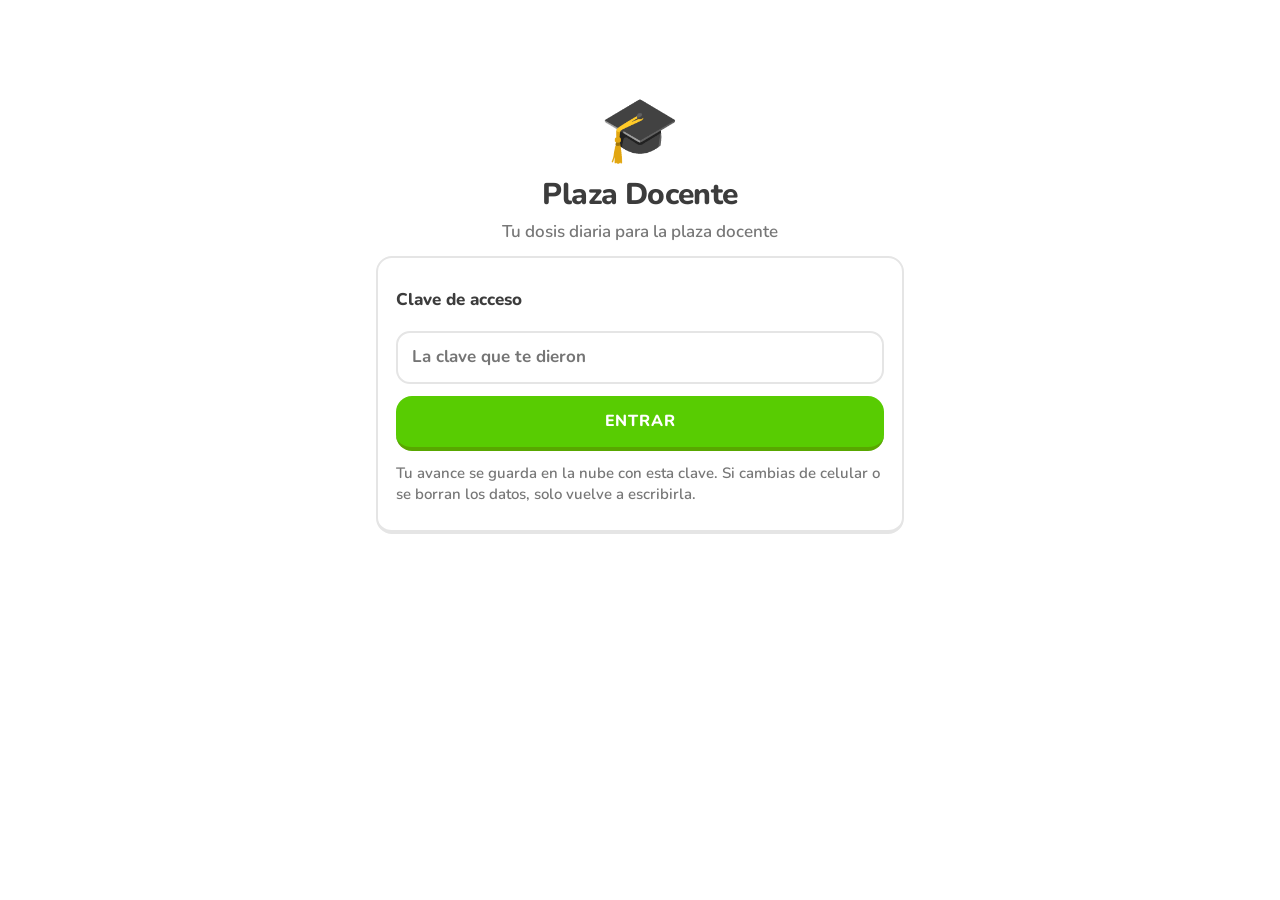
<file: index.html>
<!DOCTYPE html>
<html lang="es">
<head>
<meta charset="utf-8">
<meta name="viewport" content="width=device-width, initial-scale=1, viewport-fit=cover">
<title>Plaza Docente</title>
<meta name="description" content="Tu dosis diaria para la plaza docente: entrenamiento CNSC para docentes y directivos docentes.">
<meta name="theme-color" content="#FFFFFF">
<meta name="apple-mobile-web-app-capable" content="yes">
<meta name="mobile-web-app-capable" content="yes">
<meta name="apple-mobile-web-app-status-bar-style" content="default">
<meta name="apple-mobile-web-app-title" content="Plaza Docente">
<meta name="format-detection" content="telephone=no">
<link rel="manifest" href="manifest.webmanifest">
<link rel="icon" type="image/png" sizes="192x192" href="icons/icon-192.png">
<link rel="apple-touch-icon" href="icons/apple-touch-icon.png">
<link rel="preconnect" href="https://fonts.googleapis.com"><link rel="preconnect" href="https://fonts.gstatic.com" crossorigin>
<link rel="stylesheet" href="https://fonts.googleapis.com/css2?family=Nunito:wght@600;700;800;900&display=swap">
<link rel="stylesheet" href="css/app.css?v=18">
</head>
<body>
<div id="app" aria-live="polite"></div>
<canvas id="confeti" aria-hidden="true"></canvas>
<div id="toast" role="status"></div>
<script src="js/config.js?v=18"></script>
<script src="js/extra.js?v=18"></script>
<script src="js/app.js?v=18"></script>
</body>
</html>
</file>
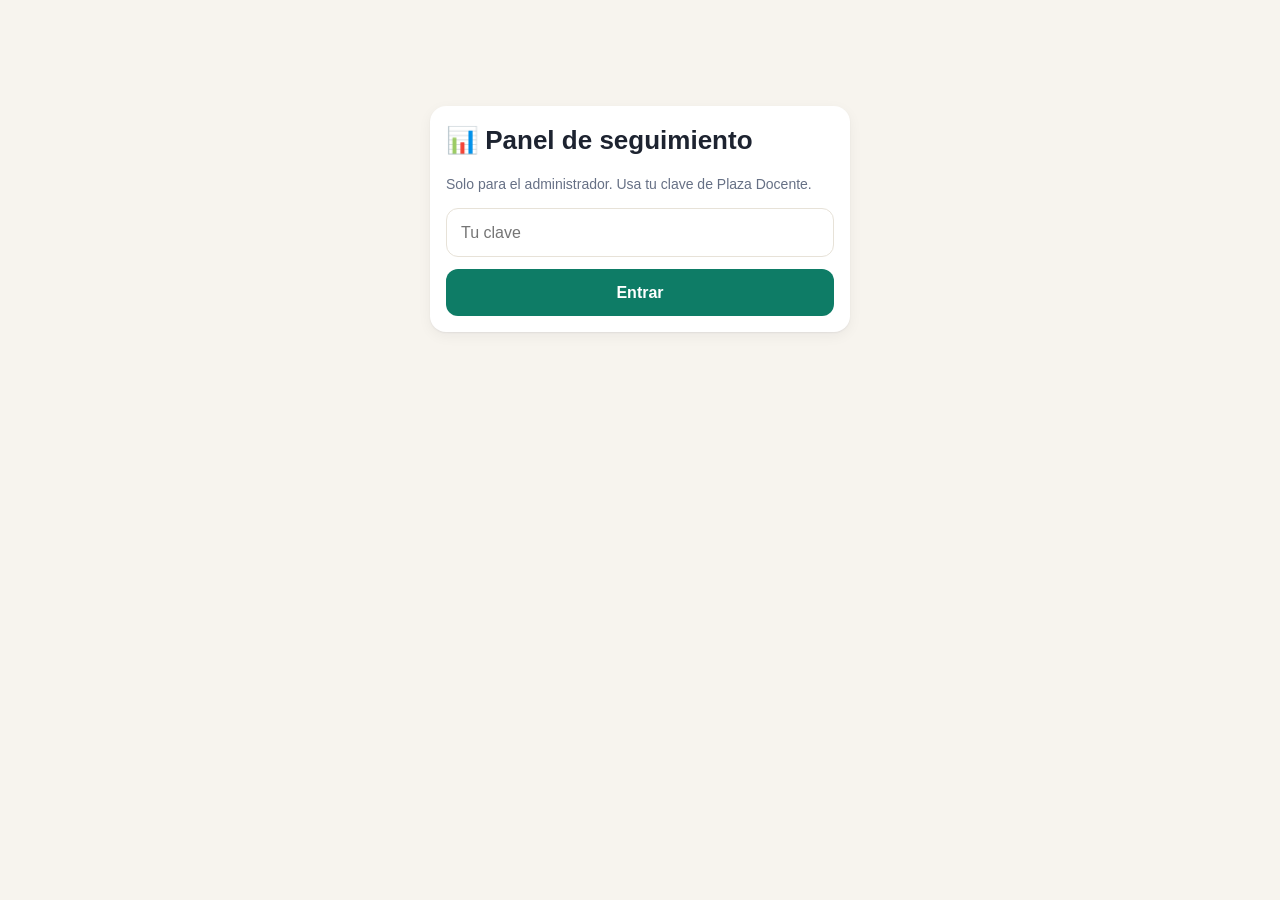
<file: admin.html>
<!DOCTYPE html>
<html lang="es">
<head>
<meta charset="utf-8">
<meta name="viewport" content="width=device-width, initial-scale=1, viewport-fit=cover">
<meta name="robots" content="noindex, nofollow">
<title>Panel · Plaza Docente</title>
<link rel="icon" href="icons/icon-192.png">
<style>
:root{--bg:#F7F4EE;--card:#fff;--ink:#1D2330;--muted:#667085;--line:#E7E2D8;--pri:#0E7C66;--pri-soft:#E3F3EE;--seq1:#D6EFE8;--seq2:#93D3C2;--seq3:#3FA58C;--seq4:#0E7C66;
  --ok:#1E8E4F;--warn:#B7791F;--bad:#C2410C;--r:16px;--sh:0 1px 2px rgba(16,24,40,.06),0 4px 14px rgba(16,24,40,.05)}

*{box-sizing:border-box}body{margin:0;background:var(--bg);color:var(--ink);font:16px/1.45 -apple-system,BlinkMacSystemFont,"Segoe UI",Roboto,sans-serif;padding:max(16px,env(safe-area-inset-top)) 16px 40px}
main{max-width:1080px;margin:0 auto}h1{font-size:26px;margin:0}h2{font-size:18px;margin:0 0 10px}h3{font-size:15px;margin:0}
.muted{color:var(--muted)}.small{font-size:14px}.tiny{font-size:12px}
.card{background:var(--card);border-radius:var(--r);box-shadow:var(--sh);padding:16px}
.grid{display:grid;gap:12px}.g4{grid-template-columns:repeat(auto-fit,minmax(150px,1fr))}.g2{grid-template-columns:repeat(auto-fit,minmax(320px,1fr))}
.mt{margin-top:12px}.mt2{margin-top:22px}.row{display:flex;gap:10px;align-items:center}.between{justify-content:space-between}.wrap{flex-wrap:wrap}
.kpi .v{font-size:30px;font-weight:750;letter-spacing:-.5px}.kpi .l{font-size:13px;color:var(--muted)}
.status{display:flex;gap:12px;align-items:center;padding:16px;border-radius:var(--r);font-weight:600}
.status.ok{background:color-mix(in srgb,var(--ok) 14%,var(--card))}.status.pend{background:color-mix(in srgb,var(--warn) 18%,var(--card))}.status.off{background:color-mix(in srgb,var(--bad) 14%,var(--card))}
.status .e{font-size:30px}
input,select{font:inherit;padding:12px 14px;border-radius:12px;border:1px solid var(--line);background:var(--card);color:var(--ink);width:100%}
button{font:inherit;font-weight:650;border:0;border-radius:12px;padding:12px 16px;background:var(--pri);color:#fff;cursor:pointer}
button.sec{background:var(--pri-soft);color:var(--ink)}
table{width:100%;border-collapse:collapse;font-size:14px}th,td{text-align:left;padding:8px 6px;border-bottom:1px solid var(--line)}th{color:var(--muted);font-weight:600;font-size:12px}
td.n{text-align:right;font-variant-numeric:tabular-nums}
.bar{position:relative;height:10px;background:var(--line);border-radius:6px;overflow:visible;min-width:80px}.bar i{display:block;height:100%;border-radius:6px;background:var(--pri)}
.bar .meta{position:absolute;top:-3px;bottom:-3px;width:2px;background:var(--ink);opacity:.55}
.tag{display:inline-block;white-space:nowrap;padding:2px 8px;border-radius:999px;font-size:12px;font-weight:650;background:var(--pri-soft)}
.tag.w{background:color-mix(in srgb,var(--warn) 22%,var(--card))}.tag.b{background:color-mix(in srgb,var(--bad) 18%,var(--card))}
.heat{display:grid;grid-template-columns:22px repeat(var(--cols),minmax(0,26px));gap:4px;font-size:11px;color:var(--muted)}
.heat .c{height:22px;border-radius:4px;background:var(--line);position:relative}.heat .c.l1{background:var(--seq1)}.heat .c.l2{background:var(--seq2)}.heat .c.l3{background:var(--seq3)}.heat .c.l4{background:var(--seq4)}
.heat .c.reto::after{content:"";position:absolute;inset:30%;border-radius:50%;background:var(--card)}
.heat .c.fut{background:transparent}
.legend{display:flex;gap:6px;align-items:center;font-size:12px;color:var(--muted);flex-wrap:wrap}.legend .sw{width:12px;height:12px;border-radius:3px;display:inline-block}
svg text{fill:var(--muted);font-size:11px}
.tip{position:fixed;pointer-events:none;background:var(--ink);color:var(--bg);padding:6px 9px;border-radius:8px;font-size:13px;opacity:0;transition:opacity .1s;z-index:9}
.msg{white-space:pre-wrap;background:var(--pri-soft);border-radius:12px;padding:12px;font-size:15px}
ul.clean{margin:6px 0 0;padding-left:18px}
details summary{cursor:pointer;color:var(--muted);font-size:13px;margin-top:8px}
</style>
</head>
<body>
<main id="app"><p class="muted">Cargando…</p></main>
<div class="tip" id="tip"></div>
<script src="js/config.js?v=4"></script>
<script>
(() => {
"use strict";
const CFG = window.PLAZA_CONFIG, $ = document.getElementById("app"), tip = document.getElementById("tip");
const esc = s => String(s ?? "").replace(/[&<>"']/g, c => ({ "&": "&amp;", "<": "&lt;", ">": "&gt;", '"': "&quot;", "'": "&#39;" }[c]));
const pad = n => String(n).padStart(2, "0");
const fISO = d => `${d.getFullYear()}-${pad(d.getMonth() + 1)}-${pad(d.getDate())}`;
const hoy = () => fISO(new Date());
const mas = (iso, n) => { const d = new Date(iso + "T12:00:00"); d.setDate(d.getDate() + n); return fISO(d); };
const MES = ["ene","feb","mar","abr","may","jun","jul","ago","sep","oct","nov","dic"];
const corta = iso => { const d = new Date(iso + "T12:00:00"); return `${d.getDate()} ${MES[d.getMonth()]}`; };
const pct = (a, b) => b ? Math.round(a / b * 100) : null;
const P = v => v === null || v === undefined ? "—" : v + " %";
async function sha256(t) { const b = await crypto.subtle.digest("SHA-256", new TextEncoder().encode(t)); return [...new Uint8Array(b)].map(x => x.toString(16).padStart(2, "0")).join(""); }
async function rpc(fn, body) {
  const r = await fetch(`${CFG.supabaseUrl}/rest/v1/rpc/${fn}`, { method: "POST", headers: { "Content-Type": "application/json", apikey: CFG.supabaseKey, Authorization: `Bearer ${CFG.supabaseKey}` }, body: JSON.stringify(body) });
  const t = await r.text(); if (!r.ok) throw new Error(t.includes("clave_invalida") ? "clave_invalida" : t.includes("clave_en_uso") ? "clave_en_uso" : "HTTP " + r.status); return JSON.parse(t);
}
const get = u => fetch(u, { cache: "no-cache" }).then(r => r.json());
let D = null, M = null, TOT = null, META = 60, sel = null;

function login(msg) {
  $.innerHTML = `<div style="max-width:420px;margin:10vh auto" class="card">
    <h1>📊 Panel de seguimiento</h1><p class="muted small">Solo para el administrador. Usa tu clave de Plaza Docente.</p>
    <input id="k" type="password" placeholder="Tu clave" autocapitalize="none" autocomplete="current-password">
    <button class="mt" id="go" style="width:100%">Entrar</button>${msg ? `<p class="small" style="color:var(--bad)">${esc(msg)}</p>` : ""}</div>`;
  const go = async () => { const k = document.getElementById("k").value.trim(); if (!k) return;
    const h = await sha256(k); try { await cargar(h); localStorage.setItem("pd_admin", h); } catch (e) { login(e.message === "clave_invalida" ? "Clave incorrecta o sin permisos de administrador." : "Sin conexión."); } };
  document.getElementById("go").onclick = go; document.getElementById("k").onkeydown = e => e.key === "Enter" && go();
}
const DS = {};   // datos por cargo: marco, totales del banco y plan de lectura
async function datosCargo(cargo) {
  if (DS[cargo]) return DS[cargo];
  const R = (CFG.cargos[cargo] || CFG.cargos.docente_ti).datos;
  const [m, ind, plan] = await Promise.all([get(R + "marco.json"), get(R + "indice.json"), get(R + "lecturas/indice.json").catch(() => ({ lecturas: [] }))]);
  const lotes = await Promise.all(ind.lotes.map(l => get("data/" + l)));
  const ret = new Set(ind.retirados || []), T = { porComp: {}, items: 0, fichas: 0, porFam: {} };
  lotes.forEach(l => { (l.items || []).filter(i => !ret.has(i.id)).forEach(i => { FAMIDX[i.id] = i.familia; const c = m.familias[i.familia]?.componente; if (!c) return; T.items++; T.porComp[c] = (T.porComp[c] || 0) + 1; T.porFam[i.familia] = (T.porFam[i.familia] || 0) + 1; });
    const fs = (l.fichas || []).filter(f => m.familias[f.familia]); T.fichas += fs.length; (T.fichasLista ||= []).push(...fs); });
  T.fichasLista ||= []; T.plan = plan.lecturas || [];
  return DS[cargo] = { M: m, TOT: T, meta: cargo === "coordinador" ? 70 : 60 };
}
async function cargar(h) {
  const d = await rpc("pd_admin", { p_clave: h });
  await Promise.all([...new Set(d.cuentas.map(c => c.cargo || "docente_ti"))].map(datosCargo));
  D = d;
  const alumnas = D.cuentas.filter(c => !c.admin);
  sel = sel || (alumnas[0] || D.cuentas[0])?.id;
  render();
}

function analizar(c) {
  const E = c.estado || {}, Pf = E.perfil || {}, items = E.items || {}, fams = E.familias || {};
  const h = hoy(), ayer = mas(h, -1);
  const racha = (Pf.ultimoDia === h || Pf.ultimoDia === ayer) ? (Pf.racha || 0) : 0;
  const diasMap = {}; (c.dias || []).forEach(d => diasMap[d.dia] = d);
  const tot = Object.values(diasMap).reduce((a, d) => ({ n: a.n + d.n, ok: a.ok + d.ok, min: a.min + (+d.min || 0) }), { n: 0, ok: 0, min: 0 });
  const rango = n => { let r = { n: 0, ok: 0, min: 0, dias: 0 }; for (let k = 0; k < n; k++) { const d = diasMap[mas(h, -k)]; if (d) { r.n += d.n; r.ok += d.ok; r.min += +d.min || 0; r.dias++; } } return r; };
  const s7 = rango(7), s30 = rango(30), sPrev7 = (() => { let r = { n: 0, ok: 0 }; for (let k = 7; k < 14; k++) { const d = diasMap[mas(h, -k)]; if (d) { r.n += d.n; r.ok += d.ok; } } return r; })();
  // por componente (desde el estado de la app, igual que "preparación" en la app)
  const comps = M.componentes.map(cp => {
    let n = 0, ok = 0, vistos = 0;
    Object.entries(items).forEach(([id, s]) => { const fam = famDeItem(id, c); if (!fam || M.familias[fam]?.componente !== cp.id) return; if (s.vistos) { vistos++; n += s.vistos; ok += s.aciertos; } });
    const famIds = Object.keys(M.familias).filter(f => M.familias[f].componente === cp.id);
    const dom = famIds.filter(f => (fams[f]?.caja || 0) >= 3).length;
    const fr = (c.familias || []).filter(f => f.componente === cp.id);
    const n2 = fr.reduce((a, f) => a + f.n, 0), ok2 = fr.reduce((a, f) => a + f.ok, 0);
    return { ...cp, n: n2 || n, ok: n2 ? ok2 : ok, vistos, total: TOT.porComp[cp.id] || 0, fams: famIds.length, dom };
  });
  const prepComps = comps.filter(x => x.id !== "PSI"), conPrec = prepComps.filter(x => x.n);
  const media = conPrec.length ? conPrec.reduce((a, x) => a + x.ok / x.n, 0) / conPrec.length : 0;
  const cob = prepComps.reduce((a, x) => a + Math.min(x.vistos, x.total), 0) / Math.max(1, prepComps.reduce((a, x) => a + x.total, 0));
  const prep = Math.round(media * cob * 100);
  const debiles = (c.familias || []).filter(f => f.n >= 2).map(f => ({ ...f, p: f.ok / f.n, nombre: M.familias[f.familia]?.nombre || f.familia }))
    .sort((a, b) => a.p - b.p || b.n - a.n).slice(0, 6);
  const fuertes = (c.familias || []).filter(f => f.n >= 3).map(f => ({ ...f, p: f.ok / f.n, nombre: M.familias[f.familia]?.nombre || f.familia })).sort((a, b) => b.p - a.p).slice(0, 3);
  const cofre = Object.entries(fams).filter(([, s]) => s.enCofre).map(([f, s]) => ({ f, ...s, nombre: M.familias[f]?.nombre || f })).sort((a, b) => (a.proxima || "").localeCompare(b.proxima || ""));
  const fichasLeidas = Object.keys(E.fichas || {}).length;
  const ultimo = c.ultimo ? new Date(c.ultimo) : null;
  return { E, Pf, racha, retoHoy: E.retoHoy === h, diasMap, tot, s7, s30, sPrev7, comps, prep, debiles, fuertes, cofre, fichasLeidas, ultimo, sims: E.simulacros || [] };
}
let FAMIDX = {};
function famDeItem(id) { return FAMIDX?.[id]; }

function hace(d) {
  if (!d) return "nunca";
  const min = Math.round((Date.now() - d) / 60000);
  if (min < 60) return `hace ${Math.max(1, min)} min`; const h = Math.round(min / 60); if (h < 24) return `hace ${h} h`;
  const dd = Math.round(h / 24); return dd === 1 ? "ayer" : `hace ${dd} días`;
}

function heatmap(A) {
  const semanas = 10, h = hoy(), dHoy = new Date(h + "T12:00:00"), lunes = mas(h, -((dHoy.getDay() + 6) % 7));
  const ini = mas(lunes, -(semanas - 1) * 7), retos = new Set(A.Pf.dias || []);
  const max = Math.max(1, ...Object.values(A.diasMap).map(d => d.n));
  let html = `<div class="heat" style="--cols:${semanas}"><span></span>`;
  for (let w = 0; w < semanas; w++) { const f = mas(ini, w * 7); html += `<span>${w % 2 === 0 ? corta(f) : ""}</span>`; }
  ["L", "M", "X", "J", "V", "S", "D"].forEach((dn, k) => {
    html += `<span>${dn}</span>`;
    for (let w = 0; w < semanas; w++) {
      const f = mas(ini, w * 7 + k); if (f > h) { html += `<span class="c fut"></span>`; continue; }
      const d = A.diasMap[f], n = d?.n || 0, lv = n === 0 ? 0 : Math.min(4, Math.ceil(n / max * 4));
      const t = `${corta(f)}: ${n ? `${n} preguntas · ${pct(d.ok, n)} % acierto · ${d.min} min` : "sin actividad"}${retos.has(f) ? " · reto ✓" : ""}`;
      html += `<span class="c ${lv ? "l" + lv : ""} ${retos.has(f) ? "reto" : ""}" data-t="${esc(t)}"></span>`;
    }
  });
  return html + `</div><div class="legend mt"><span>Menos</span><span class="sw" style="background:var(--line)"></span><span class="sw" style="background:var(--seq1)"></span><span class="sw" style="background:var(--seq2)"></span><span class="sw" style="background:var(--seq3)"></span><span class="sw" style="background:var(--seq4)"></span><span>Más preguntas</span><span style="margin-left:10px">● punto = cumplió el reto (cuenta para la racha)</span></div>`;
}

function chartDiario(A) {
  const dias = 30, h = hoy(), W = 640, H = 200, L = 34, R = 8, T = 10, B = 24, iw = W - L - R, ih = H - T - B;
  const pts = []; for (let k = dias - 1; k >= 0; k--) { const f = mas(h, -k), d = A.diasMap[f]; pts.push({ f, n: d?.n || 0, p: d && d.n ? d.ok / d.n * 100 : null }); }
  const bw = iw / dias, x = i => L + i * bw + bw / 2, y = p => T + ih - p / 100 * ih;
  let g = "";
  [0, 50, META, 100].forEach(v => g += `<line x1="${L}" x2="${W - R}" y1="${y(v)}" y2="${y(v)}" stroke="var(--line)" ${v === META ? 'stroke-dasharray="4 3" stroke="var(--muted)"' : ""}/><text x="${L - 6}" y="${y(v) + 4}" text-anchor="end">${v}%</text>`);
  g += `<text x="${W - R}" y="${y(META) - 4}" text-anchor="end">meta ${META} %</text>`;
  let path = "", open = false;
  pts.forEach((p, i) => { if (p.p === null) { open = false; return; } path += `${open ? "L" : "M"}${x(i).toFixed(1)},${y(p.p).toFixed(1)}`; open = true; });
  g += `<path d="${path}" fill="none" stroke="var(--pri)" stroke-width="2" stroke-linejoin="round"/>`;
  pts.forEach((p, i) => { if (p.p !== null) g += `<circle cx="${x(i)}" cy="${y(p.p)}" r="4" fill="var(--pri)" stroke="var(--card)" stroke-width="2"/>`;
    g += `<rect x="${L + i * bw}" y="${T}" width="${bw}" height="${ih}" fill="transparent" data-t="${esc(`${corta(p.f)}: ${p.n ? `${p.n} preguntas · ${Math.round(p.p)} % acierto` : "sin actividad"}`)}"/>`;
    if (i % 5 === 0 || i === dias - 1) g += `<text x="${x(i)}" y="${H - 6}" text-anchor="middle">${corta(p.f)}</text>`; });
  return `<svg viewBox="0 0 ${W} ${H}" width="100%" role="img" aria-label="Porcentaje de acierto diario, últimos 30 días">${g}</svg>`;
}

function mensaje(A, nombre) {
  const n = (A.Pf.nombre || nombre || "amor").split(" ")[0], partes = [];
  if (!A.retoHoy) partes.push(A.racha > 0 ? `${n}, llevas ${A.racha} ${A.racha === 1 ? "día" : "días"} de racha 🔥. ¿Le dedicamos 10 minutos al reto de hoy para no perderla?` : `${n}, hoy es buen día para retomar Plaza Docente: solo 10 minutos con el reto diario y arrancamos racha nueva 💪`);
  else partes.push(`¡${n}, ya cumpliste el reto de hoy! ${A.racha > 1 ? `Vas ${A.racha} días seguidos 🔥.` : ""}`);
  const p7 = pct(A.s7.ok, A.s7.n);
  if (p7 !== null) partes.push(p7 >= META + 10 ? `Esta semana vas con ${p7} % de acierto: estás por encima de la meta de ${META}. 👏` : p7 >= META ? `Esta semana vas con ${p7} %: ya pasas la línea de ${META}, vamos por más.` : `Esta semana vas con ${p7} %: cada error queda en tu cofre para repasarlo, así se sube.`);
  if (A.fuertes[0]) partes.push(`Lo que mejor dominas: ${A.fuertes[0].nombre}.`);
  if (A.debiles[0] && A.debiles[0].p < .6) partes.push(`Si quieres reforzar algo, prueba "${A.debiles[0].nombre}" en el mapa o en la biblioteca.`);
  return partes.join("\n");
}

function render() {
  const c = D.cuentas.find(x => x.id === sel); if (!c) { $.innerHTML = `<div class="card">No hay cuentas.</div>`; return; }
  const ds = DS[c.cargo || "docente_ti"]; M = ds.M; TOT = ds.TOT; META = ds.meta;
  // índice ítem→familia desde intentos no está en el estado: lo reconstruimos del banco cargado
  const A = analizar(c), nombre = A.Pf.nombre || c.nombre;
  const p7 = pct(A.s7.ok, A.s7.n), pp = pct(A.sPrev7.ok, A.sPrev7.n), pg = pct(A.tot.ok, A.tot.n);
  const tend = p7 !== null && pp !== null ? (p7 - pp >= 0 ? `▲ ${p7 - pp} pts vs semana anterior` : `▼ ${pp - p7} pts vs semana anterior`) : "sin semana anterior para comparar";
  const sinActividadDias = A.ultimo ? Math.floor((Date.now() - A.ultimo) / 864e5) : null;
  const st = A.retoHoy ? { c: "ok", e: "✅", t: "Ya hizo el reto de hoy" } : (sinActividadDias !== null && sinActividadDias >= 2) || !A.ultimo ? { c: "off", e: "⚠️", t: A.ultimo ? `No entra desde ${hace(A.ultimo)}` : "Todavía no ha empezado" } : { c: "pend", e: "⏳", t: "Aún no hace el reto de hoy" };
  const sims = A.sims.slice(-6);
  const opts = D.cuentas.map(x => `<option value="${x.id}" ${x.id === sel ? "selected" : ""}>${esc((x.estado?.perfil?.nombre) || x.nombre)}${x.admin ? " (tu cuenta de prueba)" : ""} · ${x.cargo === "coordinador" ? "Coordinación" : "Tecnología"}</option>`).join("");
  const msg = mensaje(A, nombre);
  $.innerHTML = `
  <div class="row between wrap"><div><div class="muted small">Panel de seguimiento · Plaza Docente</div><h1>${esc(nombre)}</h1></div>
    <div class="row" style="min-width:260px"><select id="cuenta" aria-label="Cuenta">${opts}</select><button class="sec" id="rec" title="Actualizar">↻</button></div></div>
  <div class="status ${st.c} mt"><span class="e">${st.e}</span><div><div>${st.t}</div><div class="small muted" style="font-weight:500">Última actividad: ${A.ultimo ? `${hace(A.ultimo)} (${A.ultimo.toLocaleString("es-CO", { weekday: "long", hour: "numeric", minute: "2-digit" })})` : "sin respuestas registradas"} · Racha: ${A.racha} ${A.racha === 1 ? "día" : "días"} (mejor: ${A.Pf.mejorRacha || 0})</div></div></div>

  <div class="grid g4 mt">
    <div class="card kpi"><div class="l">Acierto últimos 7 días</div><div class="v">${P(p7)}</div><div class="tiny muted">${tend}</div></div>
    <div class="card kpi"><div class="l">Acierto total</div><div class="v">${P(pg)}</div><div class="tiny muted">${A.tot.n} respuestas · meta del examen: ${META}</div></div>
    <div class="card kpi"><div class="l">Días activos (30 días)</div><div class="v">${A.s30.dias}<span class="small muted"> / 30</span></div><div class="tiny muted">${Math.round(A.s7.min)} min estudiados esta semana</div></div>
    <div class="card kpi"><div class="l">Preparación estimada</div><div class="v">${A.prep} %</div><div class="tiny muted">precisión × cobertura del banco (igual que en su app)</div></div>
    <div class="card kpi"><div class="l">Plan de lectura</div><div class="v">${TOT.plan.filter(l => (A.E.lecturas || {})[l.id]).length}<span class="small muted"> / ${TOT.plan.length}</span></div><div class="tiny muted">${(() => { const sig = TOT.plan.find(l => !(A.E.lecturas || {})[l.id]); return sig ? "Sigue: " + esc(sig.nombre.split(" (")[0]) + " · " + esc(sig.titulo) : "¡Plan completo!"; })()}</div></div>
    <div class="card kpi"><div class="l">Fichas estudiadas</div><div class="v">${A.fichasLeidas}<span class="small muted"> / ${TOT.fichas}</span></div><div class="tiny muted">biblioteca · ${(A.E.cuaderno?.conceptos || []).length} conceptos en su cuaderno</div></div>
    <div class="card kpi"><div class="l">Nivel y XP</div><div class="v">${Math.floor(Math.sqrt((A.Pf.xp || 0) / 50)) + 1}</div><div class="tiny muted">${(A.Pf.xp || 0).toLocaleString("es-CO")} XP · ${Object.keys(A.Pf.insignias || {}).length} insignias</div></div>
  </div>

  <div class="grid g2 mt">
    <div class="card"><h2>Constancia (últimas 10 semanas)</h2>${heatmap(A)}</div>
    <div class="card"><h2>Acierto diario (últimos 30 días)</h2>${A.tot.n ? chartDiario(A) : `<p class="muted small">Aparecerá cuando empiece a responder.</p>`}</div>
  </div>

  <div class="card mt"><h2>Cómo va por componente de la prueba</h2>
    <table><thead><tr><th>Componente</th><th class="n">Acierto</th><th style="width:34%">Acierto frente a la meta (línea = ${META} %)</th><th class="n">Banco visto</th><th class="n">Dominadas</th></tr></thead><tbody>
    ${A.comps.map(x => { const p = pct(x.ok, x.n); return `<tr><td>${x.icono} ${esc(x.nombre)}${x.id === "PSI" ? ' <span class="tiny muted">(clasificatoria)</span>' : ""}</td><td class="n"><b>${P(p)}</b></td>
      <td><div class="bar" data-t="${esc(`${x.nombre}: ${x.ok}/${x.n} correctas`)}"><i style="width:${p ?? 0}%;${p !== null && p < META ? "background:var(--warn)" : ""}"></i><span class="meta" style="left:${META}%"></span></div></td>
      <td class="n">${Math.min(x.vistos, x.total)}/${x.total}</td><td class="n">${x.dom}/${x.fams}</td></tr>`; }).join("")}
    </tbody></table><p class="tiny muted">Barra naranja = por debajo de ${META} %. "Dominadas" = competencias acertadas 3 veces seguidas en el repaso espaciado.</p></div>

  <div class="grid g2 mt">
    <div class="card"><h2>Dónde necesita ayuda</h2>${A.debiles.length ? `<table><tbody>${A.debiles.map(f => `<tr><td>${esc(f.nombre)}<div class="tiny muted">${esc(M.componentes.find(x => x.id === f.componente)?.nombre || "")}</div></td><td class="n">${f.ok}/${f.n}</td><td class="n"><span class="tag ${f.p < .5 ? "b" : f.p < .6 ? "w" : ""}">${Math.round(f.p * 100)} %</span></td></tr>`).join("")}</tbody></table>
      <p class="tiny muted">Competencias con al menos 2 respuestas, de menor a mayor acierto. La tarea diaria prioriza estas al crear preguntas nuevas.</p>` : `<p class="muted small">Aún no hay suficientes respuestas.</p>`}</div>
    <div class="card"><h2>Cofre de errores (${A.cofre.length})</h2>${A.cofre.length ? `<table><tbody>${A.cofre.map(f => `<tr><td>${esc(f.nombre)}</td><td class="n tiny">${f.proxima <= hoy() ? '<span class="tag w">toca hoy</span>' : "vuelve el " + corta(f.proxima)}</td><td class="n tiny">${"●".repeat(Math.min(f.caja, 3))}${"○".repeat(Math.max(0, 3 - f.caja))}</td></tr>`).join("")}</tbody></table>
      <p class="tiny muted">Lo que falló y le volverá a salir en otro contexto. ●●● = sale del cofre.</p>` : `<p class="muted small">Cofre vacío.</p>`}</div>
  </div>

  <div class="grid g2 mt">
    <div class="card"><h2>Simulacros mensuales</h2>${sims.length ? `<table><thead><tr><th>Fecha</th><th class="n">Puntaje</th><th>Resultado</th></tr></thead><tbody>${sims.map(s => `<tr><td>${corta(s.fecha)}</td><td class="n"><b>${(+s.puntaje).toLocaleString("es-CO", { maximumFractionDigits: 2 })}</b></td><td>${s.puntaje >= META ? `<span class="tag">✓ aprueba (≥ ${META})</span>` : `<span class="tag b">bajo ${META}</span>`}</td></tr>`).join("")}</tbody></table>` : `<p class="muted small">Aún no presenta simulacros. El primero se habilita el primer sábado de diciembre (${"5 dic"}).</p>`}</div>
    <div class="card"><h2>Últimas sesiones</h2>${c.sesiones.length ? `<table><thead><tr><th>Cuándo</th><th>Tipo</th><th class="n">Correctas</th></tr></thead><tbody>${c.sesiones.slice(0, 10).map(s => `<tr><td>${new Date(s.creado).toLocaleString("es-CO", { day: "numeric", month: "short", hour: "numeric", minute: "2-digit" })}</td><td>${{ reto: "Reto diario", duelo: "Duelo", modulo: "Módulo", simulacro: "Simulacro", estudio: "Ficha de estudio", lectura: "Lectura adelantada" }[s.tipo] || esc(s.tipo)}</td><td class="n">${s.ok}/${s.total}</td></tr>`).join("")}</tbody></table>` : `<p class="muted small">Sin sesiones todavía.</p>`}</div>
  </div>

  <div class="card mt"><h2>💬 Mensaje sugerido para motivarla</h2><div class="msg" id="msg">${esc(msg)}</div>
    <div class="row wrap mt"><a id="wa" href="https://wa.me/?text=${encodeURIComponent(msg)}" target="_blank" rel="noopener"><button>Enviar por WhatsApp</button></a><button class="sec" id="copiar">Copiar</button></div>
    <p class="tiny muted">Se arma con su racha, su acierto de la semana y lo que mejor y peor domina. Edítalo a tu gusto antes de enviarlo.</p></div>

  ${c.reportes.length ? `<div class="card mt"><h2>Preguntas que reportó</h2><table><tbody>${c.reportes.map(r => `<tr><td>${esc(r.item)}</td><td>${esc(r.motivo)}${r.nota ? `<div class="tiny muted">${esc(r.nota)}</div>` : ""}</td><td><span class="tag ${r.estado === "pendiente" ? "w" : ""}">${esc(r.estado)}</span>${r.resolucion ? `<div class="tiny muted">${esc(r.resolucion)}</div>` : ""}</td></tr>`).join("")}</tbody></table></div>` : ""}

  <details><summary>Ver como tabla (días con actividad)</summary><table class="mt"><thead><tr><th>Día</th><th class="n">Preguntas</th><th class="n">Correctas</th><th class="n">Acierto</th><th class="n">Minutos</th></tr></thead><tbody>
    ${Object.values(A.diasMap).sort((a, b) => b.dia.localeCompare(a.dia)).map(d => `<tr><td>${corta(d.dia)}</td><td class="n">${d.n}</td><td class="n">${d.ok}</td><td class="n">${pct(d.ok, d.n)} %</td><td class="n">${d.min}</td></tr>`).join("") || `<tr><td colspan="5" class="muted">Sin datos</td></tr>`}</tbody></table></details>
  <details class="card mt" id="nuevaBox"><summary><b>➕ Crear una cuenta nueva</b></summary>
    <p class="small muted">Tú defines la clave aquí; viaja cifrada y nadie más la ve. Cada cuenta tiene su propio banco según el cargo.</p>
    <div class="grid g2 mt"><label class="small">Nombre de la cuenta<input id="nNom" placeholder="Ej.: Jeffry (coordinación)"></label>
      <label class="small">Cargo<select id="nCargo">${Object.entries(CFG.cargos).map(([k, v]) => `<option value="${k}">${esc(v.nombre)}</option>`).join("")}</select></label>
      <label class="small">Clave (mínimo 8 caracteres)<input id="nK1" type="password" autocomplete="new-password" autocapitalize="none"></label>
      <label class="small">Repite la clave<input id="nK2" type="password" autocomplete="new-password" autocapitalize="none"></label></div>
    <button class="mt" id="nCrear">Crear cuenta</button><p class="small" id="nMsg"></p></details>

  <p class="tiny muted mt">Datos al ${new Date(D.ahora).toLocaleString("es-CO")}. Banco actual: ${TOT.items} preguntas y ${TOT.fichas} fichas. <a href="#" id="salir">Cerrar sesión del panel</a></p>`;

  document.getElementById("cuenta").onchange = e => { sel = e.target.value; render(); };
  document.getElementById("rec").onclick = () => cargar(localStorage.getItem("pd_admin")).catch(() => login("Sin conexión."));
  document.getElementById("copiar").onclick = () => navigator.clipboard?.writeText(msg).then(() => { document.getElementById("copiar").textContent = "¡Copiado!"; });
  document.getElementById("salir").onclick = e => { e.preventDefault(); localStorage.removeItem("pd_admin"); login(); };
  document.getElementById("nCrear").onclick = async () => {
    const nom = document.getElementById("nNom").value.trim(), cargo = document.getElementById("nCargo").value,
      k1 = document.getElementById("nK1").value, k2 = document.getElementById("nK2").value, out = document.getElementById("nMsg");
    const err = t => { out.style.color = "var(--bad)"; out.textContent = t; };
    if (!nom) return err("Escribe un nombre para la cuenta.");
    if (k1.length < 8) return err("La clave debe tener al menos 8 caracteres.");
    if (k1 !== k2) return err("Las dos claves no coinciden.");
    try {
      await rpc("pd_admin_crear_cuenta", { p_clave: localStorage.getItem("pd_admin"), p_nombre: nom, p_cargo: cargo, p_clave_nueva: await sha256(k1.trim()) });
      out.style.color = "var(--ok, inherit)"; out.textContent = `Cuenta creada. Entra a la app con esa clave.`;
      document.getElementById("nK1").value = document.getElementById("nK2").value = "";
      setTimeout(() => cargar(localStorage.getItem("pd_admin")), 1200);
    } catch (e) { err(/clave_en_uso/.test(e.message) ? "Esa clave ya la usa otra cuenta: elige otra." : e.message === "clave_invalida" ? "Tu sesión de administrador venció: vuelve a entrar." : "No se pudo crear (" + e.message + ")."); }
  };
}
// tooltip
document.addEventListener("pointermove", e => { const t = e.target.closest?.("[data-t]"); if (!t) { tip.style.opacity = 0; return; }
  tip.textContent = t.dataset.t; tip.style.opacity = 1; const x = Math.min(e.clientX + 12, innerWidth - tip.offsetWidth - 8); tip.style.left = x + "px"; tip.style.top = (e.clientY + 14) + "px"; });
document.addEventListener("click", e => { const t = e.target.closest?.("[data-t]"); if (t) { tip.textContent = t.dataset.t; tip.style.opacity = 1; tip.style.left = Math.min(e.clientX, innerWidth - 220) + "px"; tip.style.top = (e.clientY + 14) + "px"; setTimeout(() => tip.style.opacity = 0, 2200); } });

(async () => {
  const h = localStorage.getItem("pd_admin");
  if (h) cargar(h).catch(e => login(e.message === "clave_invalida" ? "Vuelve a escribir tu clave." : "Sin conexión.")); else login();
})();
})();
</script>
</body>
</html>
</file>
<file: css/app.css>
/* Plaza Docente · estilo "cuaderno de cuentos": lienzo blanco, verde de progreso, azul curioso,
   tipografía redondeada (Nunito), botones tipo sticker con borde inferior grueso. Ver docs/DESIGN.md */
:root{
  --bg:#FFFFFF; --card:#FFFFFF; --ink:#4B4B4B; --ink-strong:#3C3C3C; --muted:#777777; --faded:#AFAFAF; --line:#E5E5E5;
  --pri:#58CC02; --pri-2:#58A700; --pri-soft:#D7FFB8; --pri-ink:#3E8E00;
  --blue:#1CB0F6; --blue-2:#1899D6; --blue-soft:#DDF4FF;
  --amber:#FF9600; --amber-2:#E08600; --amber-soft:#FFF0D5; --yellow:#FFC800;
  --coral:#FF4B4B; --coral-2:#EA2B2B; --coral-soft:#FFDFE0;
  --ok:#58CC02; --ok-soft:#D7FFB8;
  --violet:#CE82FF; --violet-2:#A568CC; --violet-soft:#F4E5FF; --night:#000437;
  --r:16px; --r-sm:12px; --sh:none;
  --st:env(safe-area-inset-top); --sb:env(safe-area-inset-bottom);
  --sl:env(safe-area-inset-left); --sr:env(safe-area-inset-right);
  color-scheme: light;
}
html.oscuro{ --bg:#131F24; --card:#131F24; --ink:#F1F7FB; --ink-strong:#FFFFFF; --muted:#A3B2BA; --faded:#52656D; --line:#37464F;
    --pri-soft:#1E3A12; --pri-ink:#79D635; --blue-soft:#0F3447; --amber-soft:#3B2A10; --coral-soft:#3F1D1F;
    --ok-soft:#1E3A12; --violet-soft:#33204A; }
*{box-sizing:border-box; -webkit-tap-highlight-color:transparent}
html,body{margin:0; background:var(--bg); color:var(--ink);
  font-family:"Nunito",ui-rounded,"SF Pro Rounded",-apple-system,BlinkMacSystemFont,"Segoe UI",Roboto,sans-serif;
  font-weight:600; font-size:17px; line-height:1.45; -webkit-text-size-adjust:100%; overscroll-behavior-y:none}
body{min-height:100dvh}
button,input,select,textarea{font:inherit; color:inherit}
button{cursor:pointer; border:0; background:none; touch-action:manipulation}
#app{max-width:560px; margin:0 auto; min-height:100dvh;
  padding:calc(var(--st) + 12px) calc(var(--sr) + 16px) calc(var(--sb) + 24px) calc(var(--sl) + 16px)}
h1,h2,h3{line-height:1.2; margin:0; color:var(--ink-strong); font-weight:800}
h1{font-size:30px; letter-spacing:-.02em}
h2{font-size:22px; letter-spacing:-.01em}
h3{font-size:18px}
p{margin:.4em 0}
.muted{color:var(--muted)}
.small{font-size:15px}
.tiny{font-size:13px}
.row{display:flex; align-items:center; gap:10px}
.between{justify-content:space-between}
.wrap{flex-wrap:wrap}
.stack>*+*{margin-top:12px}
.center{text-align:center}
.mt{margin-top:14px} .mt2{margin-top:26px}

/* Superficies: sticker con borde, sin sombras difusas */
.card{background:var(--card); border-radius:var(--r); border:2px solid var(--line); border-bottom-width:4px; padding:18px}
.card.flat{border-bottom-width:2px}

/* Botones */
.btn{display:flex; align-items:center; justify-content:center; gap:8px; width:100%;
  min-height:54px; padding:14px 18px; border-radius:16px; font-weight:800; font-size:16px;
  text-transform:uppercase; letter-spacing:.05em;
  background:var(--pri); color:#fff; border-bottom:4px solid var(--pri-2); transition:transform .06s, border-width .06s}
.btn:active{transform:translateY(2px); border-bottom-width:2px}
.btn.sec{background:var(--card); color:var(--blue); border:2px solid var(--line); border-bottom-width:4px}
.btn.amber{background:var(--amber); border-bottom-color:var(--amber-2)}
.btn.violet{background:var(--violet); border-bottom-color:var(--violet-2)}
.btn.blue{background:var(--blue); border-bottom-color:var(--blue-2)}
.btn.ghost{background:none; border:0; color:var(--blue); min-height:44px}
.btn[disabled]{background:var(--line); color:var(--faded); border-bottom-color:var(--line); pointer-events:none}
.icon-btn{width:44px; height:44px; border-radius:12px; display:grid; place-items:center; font-size:20px; color:var(--faded)}
.top{display:flex; align-items:center; justify-content:space-between; gap:8px; margin-bottom:14px}
.top .icon-btn{border:2px solid var(--line); border-bottom-width:4px; color:var(--ink)}

/* Chips y etiquetas */
.chips{display:flex; gap:8px; flex-wrap:wrap}
.chip{display:inline-flex; align-items:center; gap:6px; padding:6px 12px; border-radius:12px;
  background:var(--card); border:2px solid var(--line); font-weight:800; font-size:15px}
.chip.fire{color:var(--amber); border-color:var(--amber-soft); background:var(--amber-soft)}
.chip.xp{color:var(--blue-2); border-color:var(--blue-soft); background:var(--blue-soft)}
.chip.heart{color:var(--coral); border-color:var(--coral-soft); background:var(--coral-soft)}
.tag{display:inline-block; padding:4px 10px; border-radius:10px; font-size:12.5px; font-weight:800;
  background:var(--pri-soft); color:var(--pri-ink)}
.tag.amber{background:var(--amber-soft); color:#B86A00}
.tag.violet{background:var(--violet-soft); color:#8E44C9}
.tag.blue{background:var(--blue-soft); color:var(--blue-2)}
html.oscuro .tag.amber{color:var(--amber)}
html.oscuro .tag.violet{color:var(--violet)}
html.oscuro .tag.blue{color:var(--blue)}

/* Hero del reto diario */
.hero{background:var(--pri); color:#fff; border-radius:20px; padding:20px; border-bottom:6px solid var(--pri-2); position:relative; overflow:hidden}
.hero .flame{font-size:48px; line-height:1}
.hero .big{font-size:34px; font-weight:900; letter-spacing:-.02em; line-height:1.1; margin:2px 0 4px}
.hero .small{font-weight:700}
.hero .btn{background:#fff; color:var(--pri-2); border-bottom:4px solid rgba(0,0,0,.18); margin-top:14px; font-size:17px; min-height:58px}
.week{display:flex; gap:6px; margin-top:14px}
.week .d{flex:1; text-align:center; font-size:12px; font-weight:800; text-transform:uppercase; opacity:.95}
.week .d b{display:grid; place-items:center; margin:4px auto 0; width:32px; height:32px; border-radius:50%;
  background:rgba(255,255,255,.22); font-size:15px}
.week .d.on b{background:#fff; color:var(--amber)}
.week .d.hoy b{outline:3px solid var(--yellow); outline-offset:2px}

/* Progreso */
.bar{height:14px; background:var(--line); border-radius:999px; overflow:hidden}
.bar>i{display:block; height:100%; background:var(--pri); border-radius:999px; transition:width .5s;
  background-image:linear-gradient(to bottom, rgba(255,255,255,.35) 0 30%, transparent 30%)}
.bar.amber>i{background-color:var(--amber)}
.ring{--p:0; width:64px; height:64px; border-radius:50%; display:grid; place-items:center;
  background:conic-gradient(var(--pri) calc(var(--p)*1%), var(--line) 0); flex:none}
.ring span{width:50px; height:50px; border-radius:50%; background:var(--card); display:grid; place-items:center; font-size:24px}

/* Mapa de estudio */
.map{position:relative; padding:4px 0}
.node{display:flex; align-items:center; gap:14px; padding:12px 14px; margin:10px 0; border-radius:18px;
  background:var(--card); border:2px solid var(--line); border-bottom-width:4px; width:100%; text-align:left}
.node:nth-child(even){margin-left:26px; width:calc(100% - 26px)}
.node:active{transform:translateY(2px); border-bottom-width:2px}
.node .meta{flex:1; min-width:0}
.node .meta b{display:block; color:var(--ink-strong); font-weight:800}

/* Pregunta */
.qhead{display:flex; align-items:center; gap:10px; margin-bottom:14px}
.qhead .bar{flex:1}
.case,.prelee{background:var(--card); border-radius:var(--r); padding:16px; border:2px solid var(--line); margin-bottom:12px}
.prelee{border-color:var(--blue); background:var(--blue-soft)}
.prelee .txt p{margin:.6em 0; line-height:1.55; font-weight:600}
.case summary,.prelee summary{list-style:none; font-weight:800; display:flex; justify-content:space-between; gap:8px; color:var(--ink-strong); cursor:pointer}
.prelee summary{color:var(--blue-2)}
html.oscuro .prelee summary{color:var(--blue)}
.case summary::-webkit-details-marker,.prelee summary::-webkit-details-marker{display:none}
.case .txt{margin-top:10px; white-space:pre-line}
.case blockquote{margin:10px 0 0; padding:10px 12px; border-left:4px solid var(--amber); background:var(--amber-soft); border-radius:10px; white-space:pre-line; font-size:16px}
.case pre{margin:10px 0 0; padding:12px; background:var(--night); color:#fff; border-radius:12px;
  font:14.5px/1.5 ui-monospace,SFMono-Regular,Menlo,monospace; overflow-x:auto}
table.t{width:100%; border-collapse:collapse; margin-top:10px; font-size:15px}
table.t th,table.t td{border:2px solid var(--line); padding:7px 8px; text-align:center}
table.t th{background:var(--pri-soft)}
.enun{font-size:20px; font-weight:800; color:var(--ink-strong); margin:8px 0 16px}
.opt{display:flex; gap:12px; width:100%; text-align:left; padding:14px; margin-bottom:10px;
  border-radius:16px; background:var(--card); border:2px solid var(--line); border-bottom-width:4px; font-size:16.5px; font-weight:700}
.opt:active{transform:translateY(2px); border-bottom-width:2px}
.opt .L{flex:none; width:32px; height:32px; border-radius:10px; display:grid; place-items:center;
  font-weight:900; border:2px solid var(--line); color:var(--faded)}
.opt.sel{border-color:var(--blue); background:var(--blue-soft); color:var(--blue-2)}
.opt.sel .L{border-color:var(--blue); color:var(--blue-2)}
.opt.ok{border-color:var(--pri); background:var(--ok-soft); color:var(--pri-ink)}
.opt.ok .L{background:var(--pri); color:#fff; border-color:var(--pri)}
.opt.bad{border-color:var(--coral); background:var(--coral-soft); color:var(--coral-2)}
.opt.bad .L{background:var(--coral); color:#fff; border-color:var(--coral)}
html.oscuro .opt.sel, html.oscuro .opt.ok, html.oscuro .opt.bad{color:var(--ink)}
.opt[disabled]{pointer-events:none}
.sticky-bottom{position:sticky; bottom:0; padding:12px 0 calc(var(--sb) + 4px);
  background:linear-gradient(to top, var(--bg) 75%, transparent)}
.fb{border-radius:var(--r); padding:16px; margin:6px 0 12px}
.fb.ok{background:var(--ok-soft)}
.fb.bad{background:var(--coral-soft)}
.fb h3{font-size:22px; font-weight:900}
.fb.ok h3{color:var(--pri-ink)} .fb.bad h3{color:var(--coral-2)}
html.oscuro .fb.bad h3{color:var(--coral)}
.just{margin-top:10px; padding-top:10px; border-top:2px dashed rgba(0,0,0,.1)}
.just p{margin:.5em 0}
.tip{margin-top:10px; padding:10px 12px; border-radius:12px; background:var(--card); font-size:15px; border:2px solid var(--line)}
.src{font-size:13px; color:var(--muted); margin-top:8px}
.review-banner{background:var(--violet-soft); color:#8E44C9; border-radius:12px; padding:10px 12px; font-weight:800; font-size:14px; margin-bottom:12px}
.review-banner.lect{background:var(--blue-soft); color:var(--blue-2)}
html.oscuro .review-banner{color:var(--violet)}
html.oscuro .review-banner.lect{color:var(--blue)}

/* Listas e insignias */
.list>*{border-bottom:2px solid var(--line); padding:12px 0}
.list>*:last-child{border-bottom:0}
.badge-grid{display:grid; grid-template-columns:repeat(3,1fr); gap:10px}
.badge{background:var(--card); border-radius:16px; padding:12px 8px; text-align:center; border:2px solid var(--line); border-bottom-width:4px}
.badge .e{font-size:34px; filter:grayscale(1); opacity:.35}
.badge.on{border-color:var(--yellow); background:#FFF9DB}
html.oscuro .badge.on{background:#3A3410}
.badge.on .e{filter:none; opacity:1}
.badge b{display:block; font-size:13px; margin-top:4px; font-weight:800}
.badge small{display:block; font-size:11.5px; color:var(--muted)}

/* Formularios */
.input{width:100%; min-height:52px; border-radius:14px; border:2px solid var(--line); background:var(--card);
  padding:12px 14px; font-size:17px; font-weight:700}
.input:focus{outline:none; border-color:var(--blue)}
label.lab{display:block; font-weight:800; margin:12px 0 6px; color:var(--ink-strong)}

/* Modal y avisos */
.modal-bg{position:fixed; inset:0; background:rgba(0,4,55,.45); display:flex; align-items:flex-end; justify-content:center; z-index:50; animation:fade .2s}
.modal{background:var(--bg); width:100%; max-width:560px; max-height:88dvh; overflow:auto; border-radius:24px 24px 0 0;
  padding:20px 18px calc(var(--sb) + 18px); animation:up .25s ease-out}
@keyframes up{from{transform:translateY(40px); opacity:.5}}
@keyframes fade{from{opacity:0}}
@keyframes pop{0%{transform:scale(.6)}70%{transform:scale(1.1)}100%{transform:scale(1)}}
.pop{animation:pop .45s ease-out}
#confeti{position:fixed; inset:0; pointer-events:none; z-index:60; width:100%; height:100%}
#toast{position:fixed; left:50%; bottom:calc(var(--sb) + 20px); transform:translateX(-50%) translateY(120px);
  background:var(--night); color:#fff; padding:12px 18px; border-radius:14px; font-weight:800; font-size:15px;
  transition:transform .3s, opacity .3s; opacity:0; z-index:70; max-width:90%; text-align:center}
#toast.on{transform:translateX(-50%) translateY(0); opacity:1}
.sync{font-size:12.5px; color:var(--muted)}
.dot{display:inline-block; width:8px; height:8px; border-radius:50%; background:var(--pri); margin-right:4px}
.dot.off{background:var(--amber)}
.timer{font-variant-numeric:tabular-nums; font-weight:900}
.score{font-size:60px; font-weight:900; letter-spacing:-.03em; color:var(--pri)}
.comp-row{display:grid; grid-template-columns:28px 1fr 46px; align-items:center; gap:10px; padding:8px 0}

/* Lecturas, fichas y citas */
.lectura{background:var(--card); border-radius:var(--r); padding:18px; border:2px solid var(--line); font-size:17.5px; line-height:1.6; margin-top:10px; font-weight:600}
.lectura.doc p{margin:0 0 .9em}
.lectura.doc p:last-child{margin-bottom:0}
.cita{margin-top:12px; padding:12px; border-radius:12px; background:var(--card); border:2px solid var(--line)}
.cita b{color:var(--pri-ink)}
.cita blockquote{margin:8px 0 0; padding:8px 12px; border-left:4px solid var(--pri); background:var(--pri-soft); border-radius:10px; font-size:15px}
.cita cite{display:block; margin-top:4px; font-style:normal; font-size:12px; color:var(--muted)}
.linkbtn{background:none; border:0; color:var(--blue); font-size:13px; margin-top:10px; font-weight:800; padding:4px 0; cursor:pointer}
.ficha-btn{width:100%; background:none; border:0; padding:12px 2px; text-align:left; font:inherit; color:inherit; cursor:pointer}
.radio{display:flex; gap:8px; align-items:center; font-size:15px}
details summary{cursor:pointer}

html.oscuro{color-scheme:dark}

/* Cuaderno */
.leer p{border-radius:10px; padding:4px 6px; margin:0 -6px .8em; cursor:pointer; transition:background .15s}
.leer p.selp{background:var(--blue-soft); outline:2px solid var(--blue)}
.leer p.marcado{border-left:4px solid var(--yellow); padding-left:10px}
.parr-acc{margin:-.4em 0 1em; gap:8px}
.citaC{margin:8px 0 0; padding:8px 12px; border-left:4px solid var(--pri); background:var(--pri-soft); border-radius:10px; font-size:15px}
.flashcard{min-height:260px; display:flex; flex-direction:column; justify-content:center; cursor:pointer}
.chip[disabled]{opacity:.45}
.expl{margin-top:10px; padding:12px; border-radius:12px; background:var(--card); border:2px solid var(--line)}
.expl p{margin:.4em 0 0}

/* Mapas mentales */
.node .ico{width:52px; height:52px; border-radius:16px; display:grid; place-items:center; font-size:26px; flex:none; color:#fff}
.mm{position:relative}
.mm-raiz{display:inline-block; background:var(--night); color:#fff; font-weight:900; padding:12px 16px; border-radius:16px; margin-bottom:8px}
.mm-rama{margin:6px 0 6px 14px; padding-left:12px; border-left:3px solid var(--c)}
.mm-t{display:flex; align-items:center; gap:8px; padding:8px 10px; border-radius:12px; background:color-mix(in srgb, var(--c) 16%, var(--card)); border:2px solid var(--c); font-weight:800; cursor:pointer}
.mm-t .mm-n{margin-left:auto; font-size:12px; background:var(--c); color:#fff; border-radius:999px; padding:1px 8px}
.mm-flecha{color:var(--c); width:14px}
.mm-hijos{margin-top:4px}
.mm-hoja{margin:5px 0 5px 14px; padding:7px 10px; border-radius:10px; border:2px solid var(--line); border-left:5px solid var(--c); font-size:15px; display:flex; gap:8px; align-items:flex-start; flex-wrap:wrap}
.mm-hoja>span{flex:1; min-width:60%}
.mm-d{font-size:13.5px; color:var(--muted); margin:4px 0 0 4px; font-weight:600; width:100%}
.mini{border:2px solid var(--line); border-radius:8px; padding:0 6px; font-size:14px; background:var(--card)}
/* Esquemas */
.esquema h3{margin:6px 0 10px}
.flujo-h{display:flex; flex-direction:column; gap:6px}
.flujo-v{display:flex; flex-direction:column; align-items:stretch}
.paso{border:2px solid var(--c); border-bottom-width:5px; border-radius:16px; padding:12px; background:color-mix(in srgb, var(--c) 10%, var(--card))}
.paso b{color:var(--ink-strong)} .paso p{margin:.4em 0 0; font-size:15px}
.flecha{text-align:center; font-size:22px; color:var(--faded); line-height:1}
.tres{display:grid; gap:10px}
.sit{border-radius:16px; padding:12px; background:color-mix(in srgb, var(--c) 12%, var(--card)); border:2px solid var(--c); border-bottom-width:5px}
.sit-t{display:inline-block; background:var(--c); color:#fff; font-weight:900; border-radius:10px; padding:3px 10px; margin-bottom:6px}
.sit ol{padding-left:20px; margin:.4em 0}
.chips-g{display:grid; gap:8px}
.pastilla{border:2px solid var(--c); border-radius:14px; padding:8px 12px; background:color-mix(in srgb, var(--c) 10%, var(--card))}
.pastilla summary{font-weight:800; cursor:pointer}
.matriz{overflow-x:auto; border-radius:14px; border:2px solid var(--line)}
.matriz table{border-collapse:collapse; min-width:820px; font-size:13px}
.matriz th,.matriz td{border:1px solid var(--line); padding:8px; vertical-align:top; text-align:left}
.matriz tr>th:first-child{background:var(--night); color:#fff; position:sticky; left:0; min-width:80px}
.matriz tr:first-child th{color:#fff}
/* Feedback "entiende el tema" */
.entiende{margin-top:10px; padding:12px; border-radius:12px; background:var(--card); border:2px solid var(--violet)}
.entiende summary{font-weight:900; color:#8E44C9; cursor:pointer}
html.oscuro .entiende summary{color:var(--violet)}
.entiende ul{padding-left:20px}
.chip.voz{font-size:14px}
/* Juegos */
.review-banner.juego{background:color-mix(in srgb, var(--c) 18%, var(--card)); color:var(--ink-strong)}
.emp{display:grid; grid-template-columns:38% 62%; gap:8px}
.emp>div{display:flex; flex-direction:column; gap:8px}
.emp-a,.emp-b{text-align:left; border:2px solid var(--line); border-bottom-width:4px; border-radius:12px; padding:9px 10px; font-weight:700; background:var(--card); font-size:14px}
.emp-a{font-weight:900; color:var(--ink-strong)}
.emp-b{font-size:13px}
.emp-a.sel{border-color:var(--blue); background:var(--blue-soft)}
.emp-a.ok,.emp-b.ok{border-color:var(--pri); background:var(--pri-soft); opacity:.75}
.emp-b.bad{border-color:var(--coral); background:var(--coral-soft); animation:sacudir .3s}
@keyframes sacudir{25%{transform:translateX(-5px)}75%{transform:translateX(5px)}}
.ord{display:flex; flex-direction:column; gap:8px}
.ord-i{display:flex; gap:8px; align-items:center; border:2px solid var(--line); border-bottom-width:4px; border-radius:14px; padding:8px; background:var(--card)}
.ord-i.ok{border-color:var(--pri); background:var(--pri-soft)} .ord-i.bad{border-color:var(--coral); background:var(--coral-soft)}
.ord-n{flex:none; width:28px; height:28px; border-radius:50%; background:var(--night); color:#fff; display:grid; place-items:center; font-weight:900; font-size:14px}
.ord-t{flex:1; font-size:14px}
.ord-b{display:flex; flex-direction:column; gap:4px}
.ord-b button{border:2px solid var(--line); border-radius:8px; width:34px; height:30px; background:var(--card)}
.ord-b button[disabled]{opacity:.3}
.carta{border:2px solid var(--line); border-bottom-width:5px; border-radius:18px; padding:18px; font-size:17px; font-weight:800; margin:10px 0; background:var(--card)}
.cats{display:grid; gap:8px}
.cat{border:2px solid var(--c); border-bottom-width:4px; border-radius:14px; padding:12px; font-weight:800; text-align:left; background:color-mix(in srgb, var(--c) 10%, var(--card))}
.cat.ok{background:var(--pri); border-color:var(--pri-2); color:#fff} .cat.bad{background:var(--coral); border-color:var(--coral-2); color:#fff}
.sopa{display:grid; grid-template-columns:repeat(var(--n), 1fr); gap:3px; user-select:none}
.sl{aspect-ratio:1; border-radius:6px; border:1.5px solid var(--line); font-weight:900; font-size:15px; background:var(--card); padding:0}
.sl.sel{background:var(--blue); color:#fff; border-color:var(--blue)}
.sl.ok{background:var(--pri-soft); border-color:var(--pri); color:var(--pri-ink)}
.sopa-l{margin-top:12px; display:grid; gap:6px}
.sopa-l>div{border:2px solid var(--line); border-radius:12px; padding:8px 10px}
.sopa-l>div.ok{border-color:var(--pri); background:var(--pri-soft)}
.sopa-l p{margin:.3em 0 0}

/* aviso de simulacro e historial */
.badge-btn{position:relative}
.noti{position:absolute; top:-6px; right:-6px; min-width:20px; height:20px; padding:0 5px; border-radius:999px; background:var(--coral); color:#fff; font-size:12px; font-weight:900; display:grid; place-items:center; border:2px solid var(--bg); animation:latido 1.6s infinite}
@keyframes latido{0%,100%{transform:scale(1)}50%{transform:scale(1.15)}}
button.week{width:100%; padding:0; color:inherit; background:none; border:0}
.week .d.fut{opacity:.55}
.grid-kpi{display:grid; grid-template-columns:repeat(3,1fr); gap:8px}
.grid-kpi .kpi{padding:10px; text-align:center}
.grid-kpi .kpi b{display:block; font-size:18px; color:var(--ink-strong)}
.grid-kpi .kpi span{font-size:12px; color:var(--muted)}
.cal{display:grid; grid-template-columns:repeat(7,1fr); gap:5px}
.cal-h{text-align:center; font-size:12px; font-weight:900; color:var(--muted)}
.cal-d{aspect-ratio:1; border-radius:10px; border:2px solid var(--line); background:var(--card); position:relative; font-weight:800; font-size:14px; padding:0}
.cal-d i{position:absolute; bottom:1px; left:0; right:0; font-style:normal; font-size:11px}
.cal-d.n1{background:#E5F8D3} .cal-d.n2{background:#B8EC8A} .cal-d.n3{background:var(--pri); color:#fff}
html.oscuro .cal-d.n1{background:#1E3A12} html.oscuro .cal-d.n2{background:#2F6A12}
.cal-d.hoy{outline:3px solid var(--yellow); outline-offset:1px}
.cal-d.sel{border-color:var(--blue); border-width:3px}
.cal-d.fut{opacity:.45}
.cal-d[disabled]{opacity:.2}
.legend{display:flex; flex-wrap:wrap; gap:8px; align-items:center}
.legend .sw{width:12px; height:12px; border-radius:3px; display:inline-block}
.legend .sw.n1{background:#E5F8D3} .legend .sw.n2{background:#B8EC8A} .legend .sw.n3{background:var(--pri)}

/* Mapas mentales (markmap) y diagramas (mermaid) */
.mmwrap{height:70vh; min-height:420px; border-radius:18px; border:2px solid var(--line); background:var(--card); overflow:hidden; touch-action:none}
#mmsvg{width:100%; height:100%}
.markmap{--markmap-font:600 15px/1.35 Nunito, -apple-system, sans-serif; --markmap-text-color:var(--ink-strong); --markmap-circle-open-bg:var(--card)}
.markmap-foreign{cursor:pointer}
.mm-def{font-weight:600; font-size:13px; color:var(--muted)}
.mm-leer{font-size:13px}
.diag{overflow-x:auto; padding:12px}
.diag svg{max-width:100%; height:auto; display:block; margin:0 auto}
.diag .nodeLabel small{font-weight:600; opacity:.85}
.diag.mind svg{min-width:760px; max-width:none}
.markmap-node[data-depth="1"] .markmap-foreign div{font-weight:900; font-size:17px}
.mmwrap{height:62vh}
.qhead .icon-btn[data-a=revAbrir]{border:2px solid var(--line); border-bottom-width:4px; color:var(--ink); font-size:24px; font-weight:900}

.notas-pie{margin-top:18px;padding-top:10px;border-top:1px dashed var(--line);font-size:.82em;opacity:.8}
.notas-pie b{display:block;margin-bottom:4px;font-size:.9em}
.notas-pie p{margin:2px 0}

/* ---------- Apuntes visuales (sketchnotes) ---------- */
@font-face { font-family: "Caveat"; src: url("../fonts/caveat-700.woff2") format("woff2"); font-weight: 700; font-display: swap; }
@font-face { font-family: "Patrick Hand"; src: url("../fonts/patrick-hand-400.woff2") format("woff2"); font-weight: 400; font-display: swap; }
.sk-lista { display: grid; grid-template-columns: 1fr 1fr; gap: 10px; }
.sk-mini { text-align: left; border: 2px solid #343A40; border-radius: 14px 10px 16px 9px; padding: 10px 11px 9px; background: #FFFDF5;
  background-image: radial-gradient(#E9E4D4 1px, transparent 1px); background-size: 14px 14px; color: #2B2B2B; display: flex; flex-direction: column; gap: 3px;
  box-shadow: 3px 3px 0 var(--c); font-family: "Patrick Hand", "Nunito", sans-serif; cursor: pointer; min-height: 104px; }
.sk-mini b { font-family: "Caveat", cursive; font-size: 21px; line-height: 1.05; font-weight: 700; }
.sk-mini-cap { font-size: 12.5px; color: #6C757D; }
.sk-mini-ico { margin-top: auto; font-size: 17px; letter-spacing: 2px; }
.sk-papel { position: relative; margin-top: 8px; padding: 22px 16px 16px; border-radius: 6px; background: #FFFDF5; color: #212529;
  background-image: radial-gradient(#E3DDCB 1.1px, transparent 1.1px); background-size: 18px 18px;
  box-shadow: 0 2px 0 #E0D9C4, 0 8px 22px rgba(0,0,0,.08); font-family: "Patrick Hand", "Nunito", sans-serif; overflow: hidden; }
.sk-capa { position: absolute; inset: 0; pointer-events: none; z-index: 0; }
.sk-papel > *:not(.sk-capa) { position: relative; z-index: 1; }
.sk-cap { font-size: 14px; color: #868E96; text-align: center; letter-spacing: .3px; }
.sk-banner { margin: 6px auto 22px; width: fit-content; max-width: 88%; padding: 8px 26px; text-align: center; }
.sk-banner h3 { margin: 0; font-family: "Caveat", cursive; font-weight: 700; font-size: 30px; line-height: 1.05; color: #212529; }
.sk-centro { margin: 6px auto 34px; width: fit-content; max-width: 72%; text-align: center; font-family: "Caveat", cursive; font-weight: 700;
  font-size: 23px; line-height: 1.1; padding: 6px 10px; }
.sk-nota { padding: 12px 12px 10px; font-size: 16.5px; line-height: 1.32; }
.sk-nota h4 { margin: 0 0 5px; font-family: "Caveat", cursive; font-weight: 700; font-size: 25px; line-height: 1.05; }
.sk-nota mark { background: linear-gradient(transparent 52%, color-mix(in srgb, var(--m) 75%, white) 52%, color-mix(in srgb, var(--m) 75%, white) 92%, transparent 92%); color: inherit; padding: 0 3px; }
.sk-nota p { margin: 0; }
.sk-nota ul { margin: 2px 0 0; padding-left: 18px; }
.sk-nota li { margin: 1px 0; list-style: "✓  "; }
.sk-ico { float: right; font-size: 30px; margin: -6px -2px 0 6px; filter: saturate(.9); transform: rotate(-6deg); }
.sk-leer { margin-top: 6px; background: none; border: none; padding: 2px 0; font-family: "Patrick Hand", sans-serif; font-size: 15px; color: #1971C2; text-decoration: underline wavy #A5D8FF; cursor: pointer; }
.sk-radial { display: grid; grid-template-columns: 1fr 1fr; gap: 34px 26px; padding: 0 6px; }
.sk-radial .sk-nota:nth-child(odd):last-child { grid-column: 1 / -1; width: 78%; justify-self: center; }
.sk-radial .sk-nota[data-forma="elipse"] { padding: 14px 14px; }
.sk-columnas { display: grid; grid-template-columns: repeat(auto-fit, minmax(150px, 1fr)); gap: 30px 22px; padding: 0 6px; }
.sk-flujo { display: flex; flex-direction: column; gap: 30px; padding: 0 14px 0 30px; }
.sk-nota { position: relative; }
.sk-num { position: absolute; left: -36px; top: 6px; width: 32px; height: 32px; border-radius: 50%; border: 2px solid #343A40; background: #FFFDF5;
  display: grid; place-items: center; font-family: "Caveat", cursive; font-weight: 700; font-size: 22px; transform: rotate(-8deg); }
.sk-fuente { margin-top: 26px; font-size: 13.5px; color: #868E96; text-align: right; }
@media (max-width: 380px) { .sk-radial { grid-template-columns: 1fr; } .sk-radial .sk-nota:nth-child(odd):last-child { width: auto; } }

/* juegos en inicio */
.jg-grupo { margin-top: 14px; }
.jg-tit { font-weight: 800; font-size: 15px; margin-bottom: 6px; }
.jg-fila { display: flex; gap: 10px; overflow-x: auto; padding: 2px 2px 8px; scroll-snap-type: x mandatory; -webkit-overflow-scrolling: touch; }
.jg-btn { flex: 0 0 72%; max-width: 260px; scroll-snap-align: start; text-align: left; border: 2px solid var(--line); border-bottom: 4px solid var(--c);
  border-radius: 16px; padding: 10px 12px; background: var(--card, #fff); color: inherit; display: flex; flex-direction: column; gap: 3px; cursor: pointer; font: inherit; }
.jg-btn b { font-size: 14.5px; line-height: 1.2; }
.jg-btn span { font-size: 12px; opacity: .65; }
.jg-btn:active { transform: translateY(2px); border-bottom-width: 2px; }
.jg-prog { display: flex; align-items: center; gap: 10px; margin-top: 10px; }
.jg-prog .bar { flex: 1; height: 10px; border-radius: 99px; background: var(--line); overflow: hidden; }
.jg-prog .bar i { display: block; height: 100%; background: var(--pri); border-radius: 99px; }
.jg-btn em { font-style: normal; font-size: 11.5px; font-weight: 800; align-self: flex-start; padding: 1px 8px; border-radius: 99px; }
.jg-nuevo { background: var(--blue-soft); color: var(--blue-2); }
.jg-ok { background: var(--pri-soft); color: var(--pri-ink); }
.jg-btn.hecho { border-bottom-color: var(--pri); opacity: .78; }
</file>
